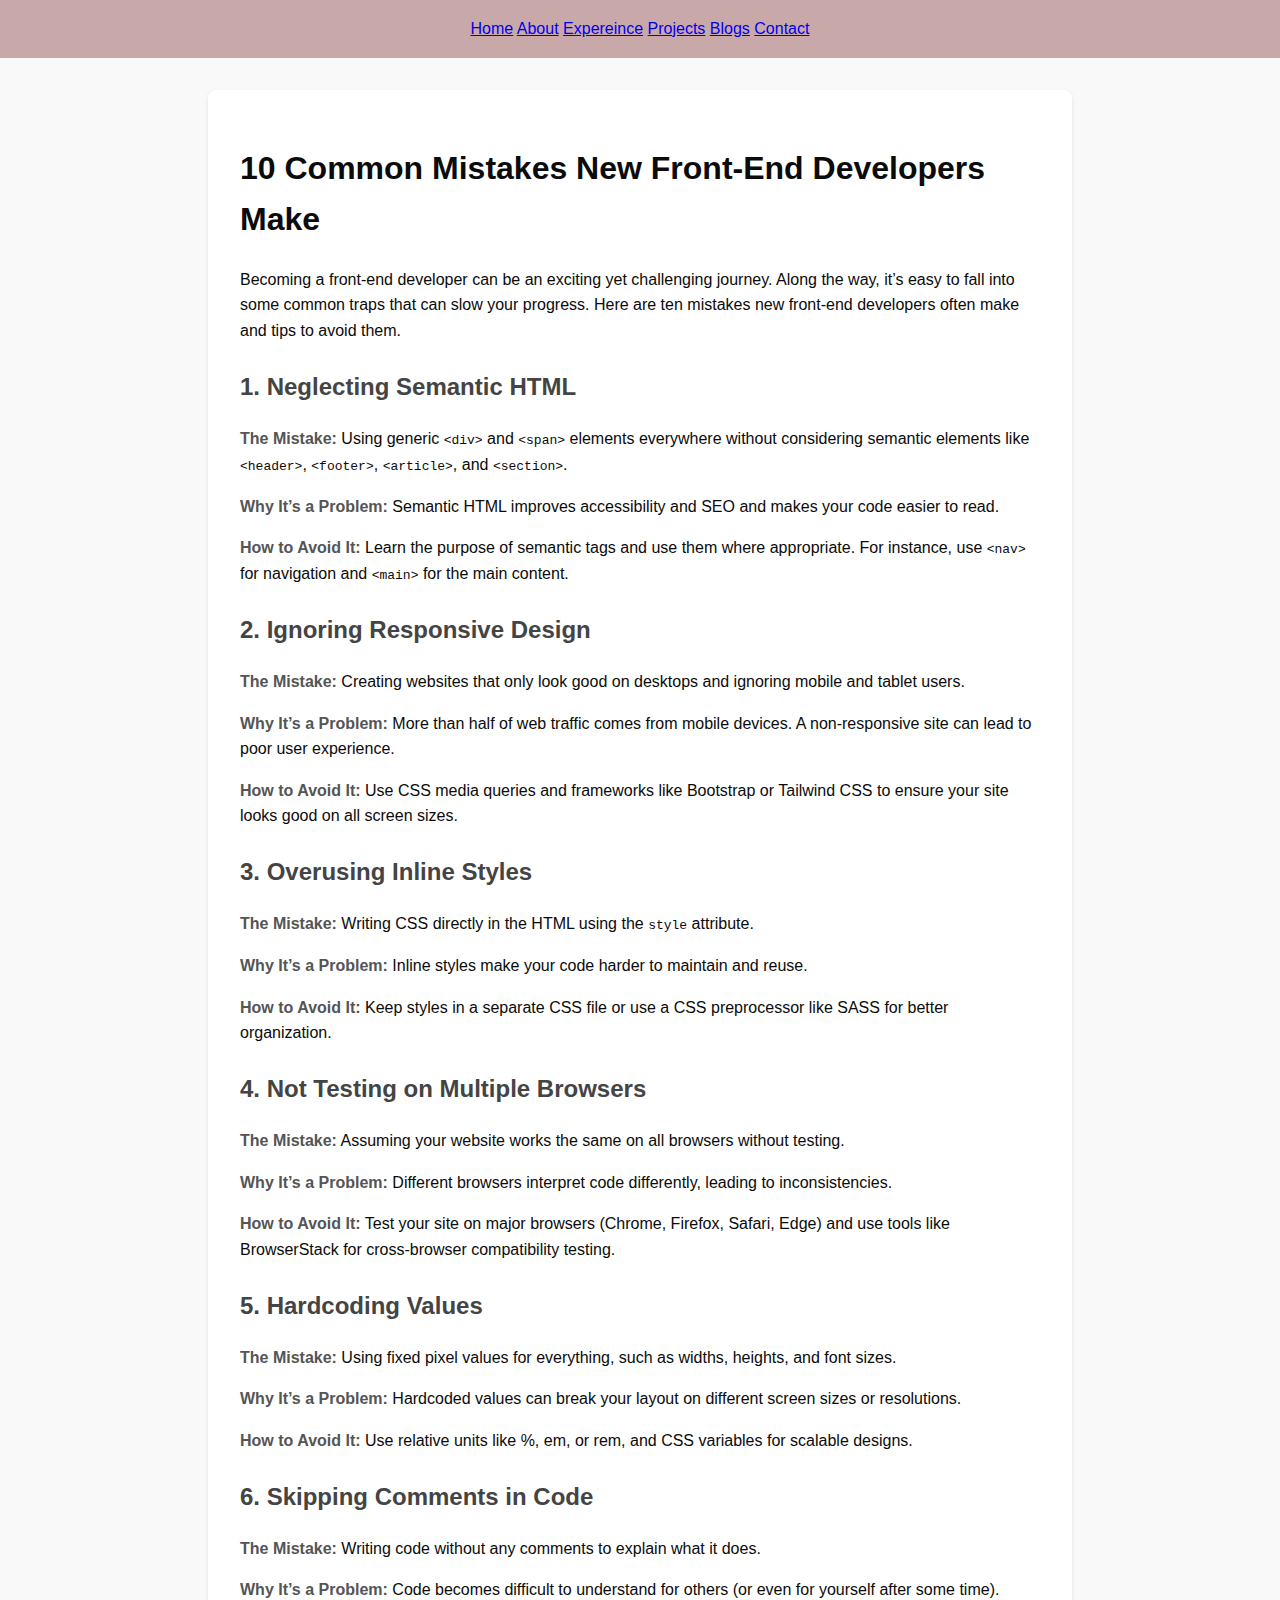
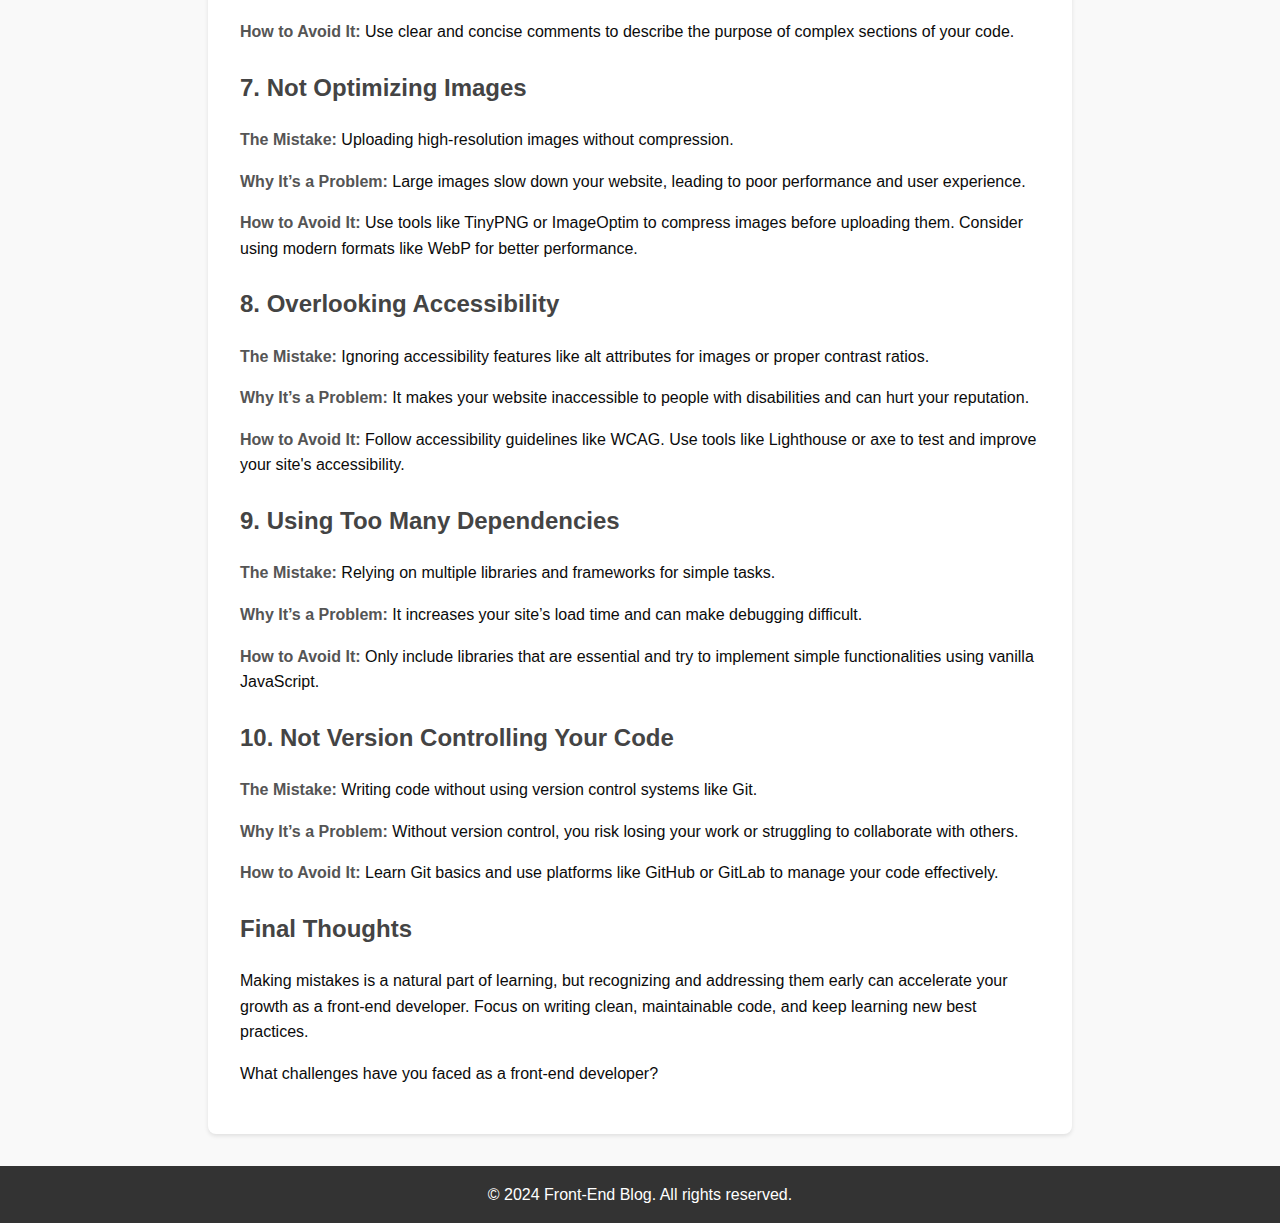
<file: blog2.html>
<!DOCTYPE html>
<html lang="en">
<head>
    <meta charset="UTF-8">
    <meta name="viewport" content="width=device-width, initial-scale=1.0">
    <title>10 Common Mistakes New Front-End Developers Make</title>
    <style>
    body {
            font-family: Arial, sans-serif;
            line-height: 1.6;
            margin: 0;
            padding: 0;
            background-color: #f9f9f9;
            color: #0b0b0b;
        }

        header {
            background: #c8a8a8;
            color: #fff;
            padding: 1rem 0;
            text-align: center;
    
        }
        header h1 {
            margin: 0;
        }

        main {
            max-width: 800px;
            margin: 2rem auto;
            padding: 0 1rem;
            background: #fff;
            box-shadow: 0 2px 4px rgba(9, 10, 11, 0.1);
            padding: 2rem;
            border-radius: 8px;
        }

        h2 {
            color: #444;
            margin-top: 1.5rem;
        }

        p {
            margin: 1rem 0;
        }

        strong {
            color: #555;
        }

        footer {
            text-align: center;
            background: #333;
            color: #fff;
            padding: 1rem 0;
            margin-top: 2rem;
        }

        footer p {
            margin: 0;
        }
    </style>

    </head>
    <body>
        <header>
            <nav>
                <a href="home.html">Home</a>
                <a href="about.html">About</a>
                <a href="experience.html">Expereince</a>
                <a href="projects.html">Projects</a>
                <a href="blogs.html">Blogs</a>
                <a href="contact.html">Contact</a>
            </nav>
        </header>
         
    
</head>
<body>

    <main>
        <h1>10 Common Mistakes New Front-End Developers Make</h1>

        <p>
            Becoming a front-end developer can be an exciting yet challenging journey. Along the way, it’s easy to fall into some common traps that can slow your progress. Here are ten mistakes new front-end developers often make and tips to avoid them.
        </p>

        <h2>1. Neglecting Semantic HTML</h2>
        <p><strong>The Mistake:</strong> Using generic <code>&lt;div&gt;</code> and <code>&lt;span&gt;</code> elements everywhere without considering semantic elements like <code>&lt;header&gt;</code>, <code>&lt;footer&gt;</code>, <code>&lt;article&gt;</code>, and <code>&lt;section&gt;</code>.</p>
        <p><strong>Why It’s a Problem:</strong> Semantic HTML improves accessibility and SEO and makes your code easier to read.</p>
        <p><strong>How to Avoid It:</strong> Learn the purpose of semantic tags and use them where appropriate. For instance, use <code>&lt;nav&gt;</code> for navigation and <code>&lt;main&gt;</code> for the main content.</p>

        <h2>2. Ignoring Responsive Design</h2>
        <p><strong>The Mistake:</strong> Creating websites that only look good on desktops and ignoring mobile and tablet users.</p>
        <p><strong>Why It’s a Problem:</strong> More than half of web traffic comes from mobile devices. A non-responsive site can lead to poor user experience.</p>
        <p><strong>How to Avoid It:</strong> Use CSS media queries and frameworks like Bootstrap or Tailwind CSS to ensure your site looks good on all screen sizes.</p>

        <h2>3. Overusing Inline Styles</h2>
        <p><strong>The Mistake:</strong> Writing CSS directly in the HTML using the <code>style</code> attribute.</p>
        <p><strong>Why It’s a Problem:</strong> Inline styles make your code harder to maintain and reuse.</p>
        <p><strong>How to Avoid It:</strong> Keep styles in a separate CSS file or use a CSS preprocessor like SASS for better organization.</p>

        <h2>4. Not Testing on Multiple Browsers</h2>
        <p><strong>The Mistake:</strong> Assuming your website works the same on all browsers without testing.</p>
        <p><strong>Why It’s a Problem:</strong> Different browsers interpret code differently, leading to inconsistencies.</p>
        <p><strong>How to Avoid It:</strong> Test your site on major browsers (Chrome, Firefox, Safari, Edge) and use tools like BrowserStack for cross-browser compatibility testing.</p>

        <h2>5. Hardcoding Values</h2>
        <p><strong>The Mistake:</strong> Using fixed pixel values for everything, such as widths, heights, and font sizes.</p>
        <p><strong>Why It’s a Problem:</strong> Hardcoded values can break your layout on different screen sizes or resolutions.</p>
        <p><strong>How to Avoid It:</strong> Use relative units like %, em, or rem, and CSS variables for scalable designs.</p>

        <h2>6. Skipping Comments in Code</h2>
        <p><strong>The Mistake:</strong> Writing code without any comments to explain what it does.</p>
        <p><strong>Why It’s a Problem:</strong> Code becomes difficult to understand for others (or even for yourself after some time).</p>
        <p><strong>How to Avoid It:</strong> Use clear and concise comments to describe the purpose of complex sections of your code.</p>

        <h2>7. Not Optimizing Images</h2>
        <p><strong>The Mistake:</strong> Uploading high-resolution images without compression.</p>
        <p><strong>Why It’s a Problem:</strong> Large images slow down your website, leading to poor performance and user experience.</p>
        <p><strong>How to Avoid It:</strong> Use tools like TinyPNG or ImageOptim to compress images before uploading them. Consider using modern formats like WebP for better performance.</p>

        <h2>8. Overlooking Accessibility</h2>
        <p><strong>The Mistake:</strong> Ignoring accessibility features like alt attributes for images or proper contrast ratios.</p>
        <p><strong>Why It’s a Problem:</strong> It makes your website inaccessible to people with disabilities and can hurt your reputation.</p>
        <p><strong>How to Avoid It:</strong> Follow accessibility guidelines like WCAG. Use tools like Lighthouse or axe to test and improve your site's accessibility.</p>

        <h2>9. Using Too Many Dependencies</h2>
        <p><strong>The Mistake:</strong> Relying on multiple libraries and frameworks for simple tasks.</p>
        <p><strong>Why It’s a Problem:</strong> It increases your site’s load time and can make debugging difficult.</p>
        <p><strong>How to Avoid It:</strong> Only include libraries that are essential and try to implement simple functionalities using vanilla JavaScript.</p>

        <h2>10. Not Version Controlling Your Code</h2>
        <p><strong>The Mistake:</strong> Writing code without using version control systems like Git.</p>
        <p><strong>Why It’s a Problem:</strong> Without version control, you risk losing your work or struggling to collaborate with others.</p>
        <p><strong>How to Avoid It:</strong> Learn Git basics and use platforms like GitHub or GitLab to manage your code effectively.</p>

        <h2>Final Thoughts</h2>
        <p>
            Making mistakes is a natural part of learning, but recognizing and addressing them early can accelerate your growth as a front-end developer. Focus on writing clean, maintainable code, and keep learning new best practices.
        </p>
        <p>What challenges have you faced as a front-end developer?</p>
    </main>

    <footer>
        <p>&copy; 2024 Front-End Blog. All rights reserved.</p>
    </footer>
</body>
</html>
</file>
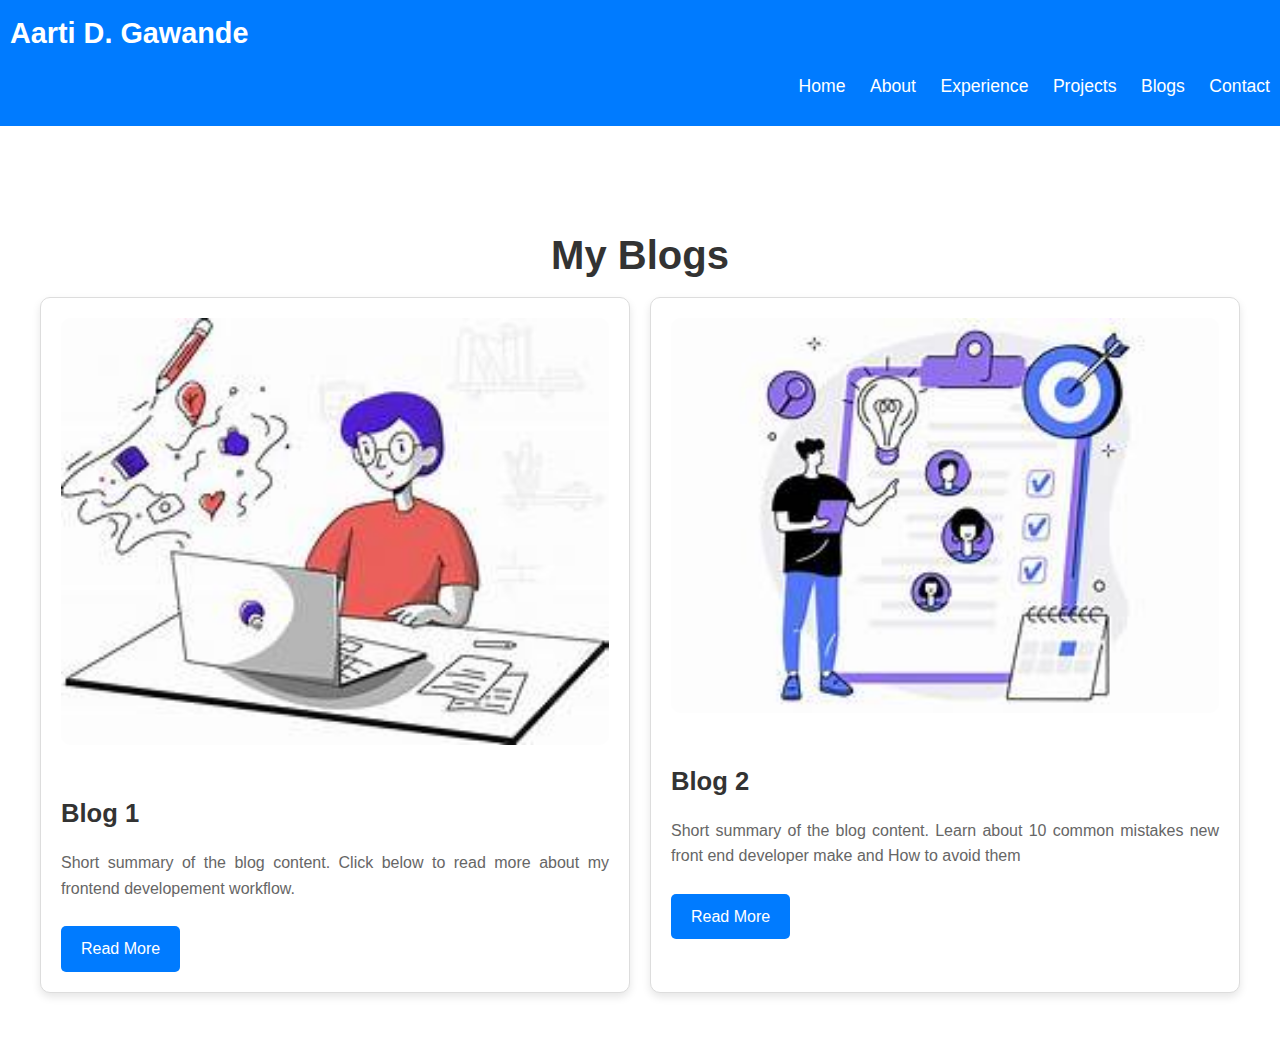
<file: blogs.html>
<!-- Blogs Page -->
<!DOCTYPE html>
<html lang="en">
<head>
    <meta charset="UTF-8">
    <meta name="viewport" content="width=device-width, initial-scale=1.0">
    <title>Blogs - Aarti D. Gawande</title>
    <link rel="stylesheet" href="styles.css">
</head>
<body>
    <nav>
        <div class="logo">Aarti D. Gawande</div>
        <ul class="nav-links">
            <li><a href="home.html">Home</a></li>
            <li><a href="about.html">About</a></li>
            <li><a href="experience.html">Experience</a></li>
            <li><a href="projects.html">Projects</a></li>
            <li><a href="blogs.html">Blogs</a></li>
            <li><a href="contact.html">Contact</a></li>
        </ul>
    </nav>
    <section id="blogs">
        <div class="container">
            <h1 class="section-title">My Blogs</h1>
            <div class="blogs-grid">
                <div class="blog-card">
                    <img src="self.jpg" alt="Blog 1">
                    <h3>Blog 1</h3>
                    <p>Short summary of the blog content. Click below to read more about my frontend developement workflow.</p>
                    <a href="frontend_workflow.html" class="btn">Read More</a>
                </div>
                <div class="blog-card">
                    <img src="mistaks.jpg" alt="Blog 2">
                    <h3>Blog 2</h3>
                    <p>Short summary of the blog content. Learn about 10 common mistakes new front end developer make and How to avoid them </p>
                    <a href="blog2.html" class="btn">Read More</a>
                </div>
            </div>
        </div>
    </section>
</body>
</html>
</file>
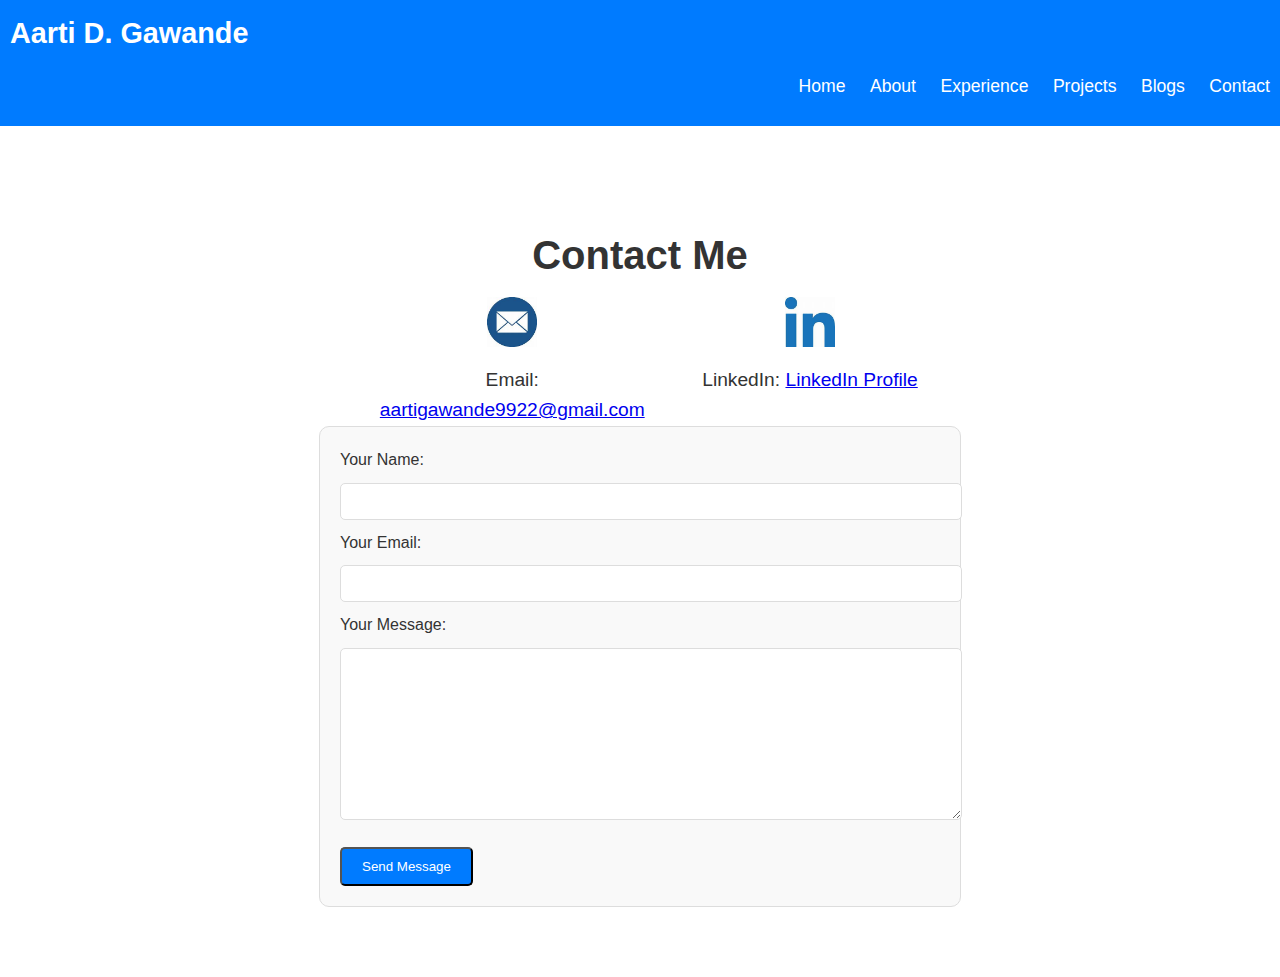
<file: contact.html>
<!DOCTYPE html>
<html lang="en">
<head>
    <meta charset="UTF-8">
    <meta name="viewport" content="width=device-width, initial-scale=1.0">
    <title>Contact Me - Aarti D. Gawande</title>
    <link rel="stylesheet" href="styles.css">
    <style>
        #success-message {
            display: none;
            color: blue;
            margin-top: 10px;
        }
    </style>
</head>
<body>
    <nav>
        <div class="logo">Aarti D. Gawande</div>
        <ul class="nav-links">
            <li><a href="home.html">Home</a></li>
            <li><a href="about.html">About</a></li>
            <li><a href="experience.html">Experience</a></li>
            <li><a href="projects.html">Projects</a></li>
            <li><a href="blogs.html">Blogs</a></li>
            <li><a href="contact.html">Contact</a></li>
        </ul>
    </nav>
    <section id="contact">
        <div class="container">
            <h1 class="section-title">Contact Me</h1>
            <div class="contact-layout">
                <div class="contact-method">
                    <img src="email.png" alt="Email Icon">
                    <p>Email: <a href="mailto:aartigawande9922@gmail.com">aartigawande9922@gmail.com</a></p>
                </div>
                <div class="contact-method">
                    <img src="linkedin.png" alt="LinkedIn Icon">
                    <p>LinkedIn: <a href="https://www.linkedin.com/in/aarti-gawande-15417533a?utm_source=share&utm_campaign=share_via&utm_content=profile&utm_medium=android_app" target="_blank">LinkedIn Profile</a></p>
                </div>
            </div>
            <!-- Contact Form -->
            <form id="contact-form">
                <label for="name">Your Name:</label>
                <input type="text" id="name" name="name" required>
                
                <label for="email">Your Email:</label>
                <input type="email" id="email" name="email" required>
                
                <label for="message">Your Message:</label>
                <textarea id="message" name="message" required></textarea>
                
                <button type="submit" class="btn">Send Message</button>

                <p id="success-message">Your form is submitted!</p>           
            </form>
        </div>
    </section>
    <script>
        // JavaScript to handle form submission
        const form = document.getElementById('contact-form');
        const successMessage = document.getElementById('success-message');

        form.addEventListener('submit', function(event) {
            event.preventDefault(); // Prevent the default form submission behavior
            successMessage.style.display = 'block'; // Show the success message
            form.reset(); // Clear the form fields
        });
    </script>
</body>
</html>
</file>
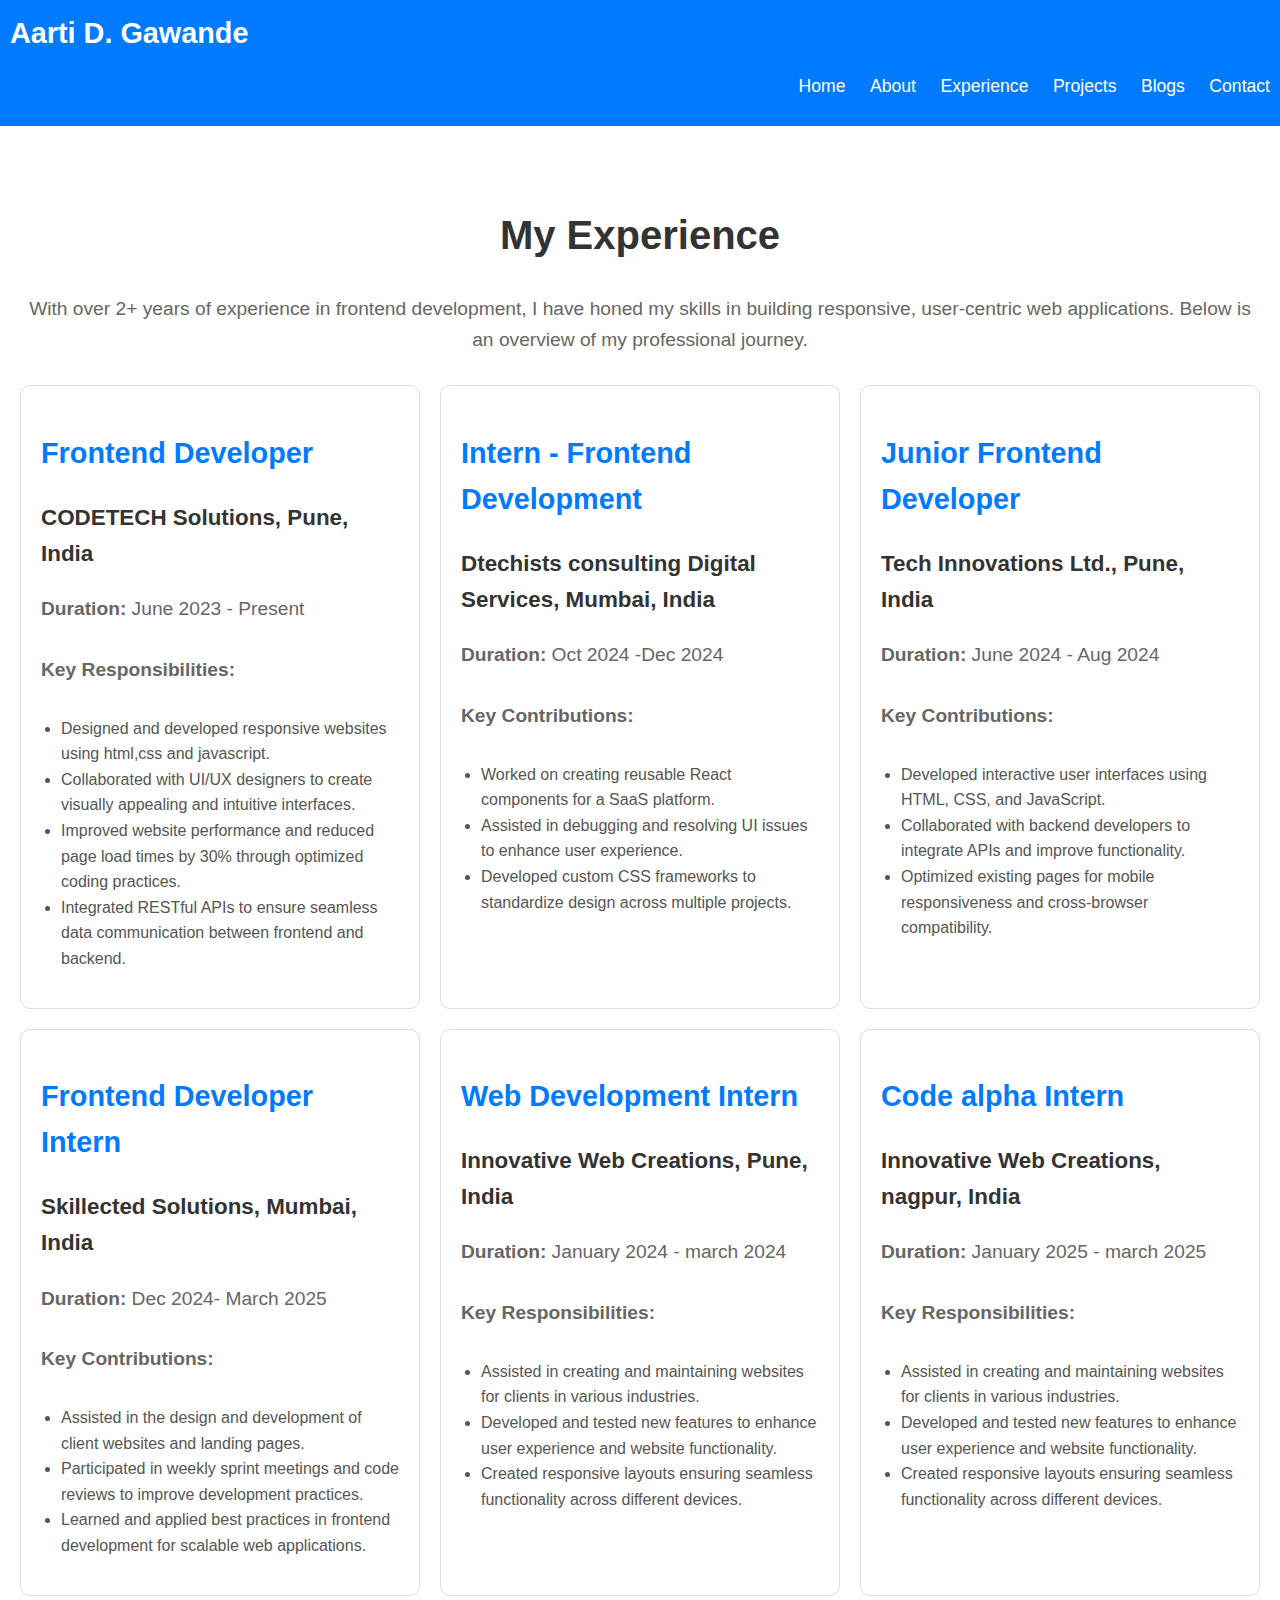
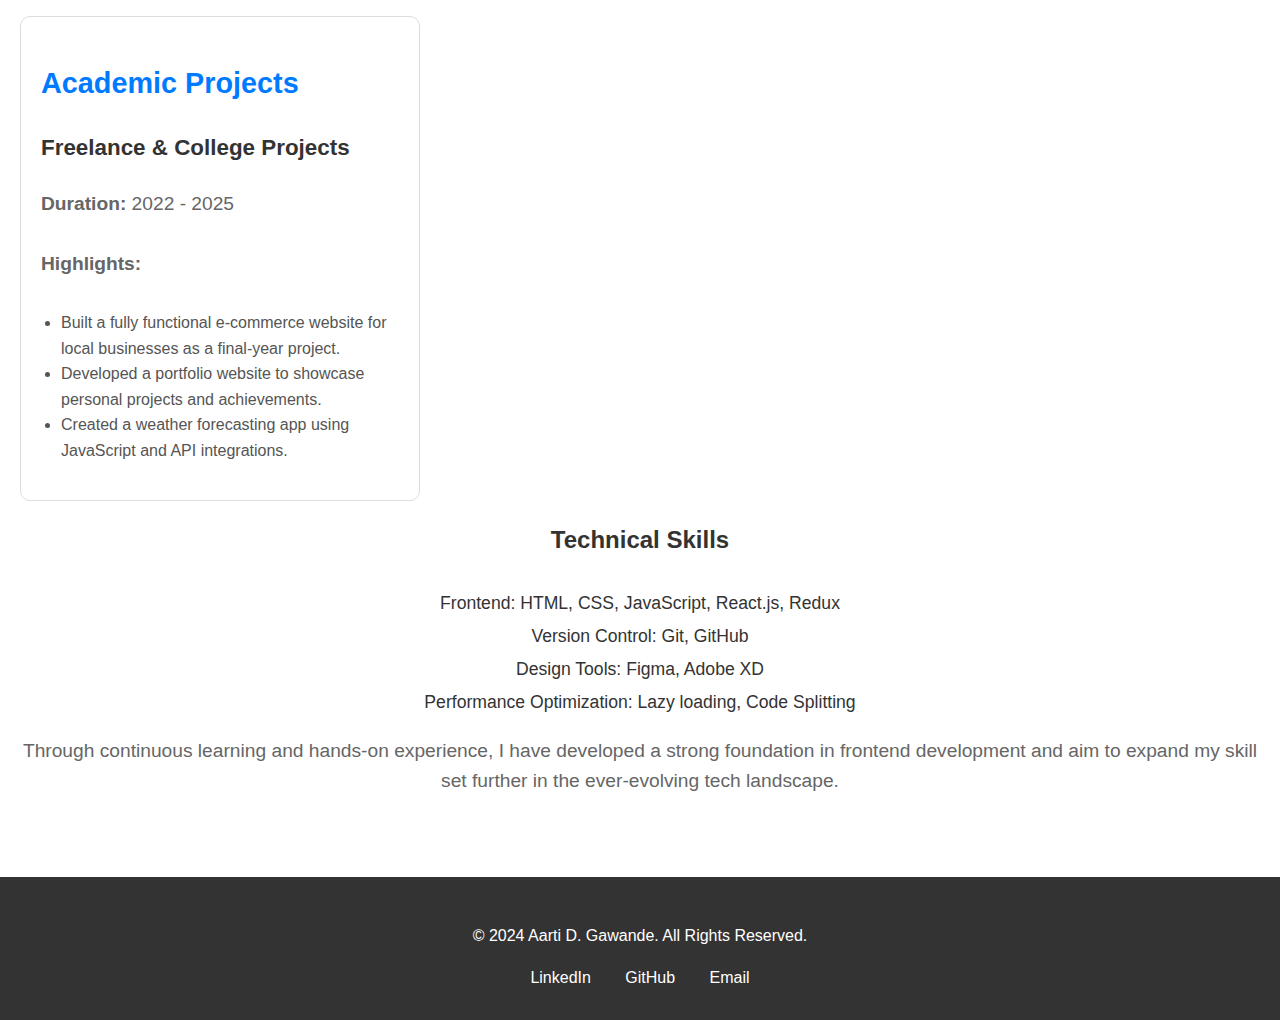
<file: experience.html>
<!DOCTYPE html>
<html lang="en">
<head>
    <meta charset="UTF-8">
    <meta name="viewport" content="width=device-width, initial-scale=1.0">
    <title>My Experience</title>
    <link rel="stylesheet" href="styles.css">
</head>
<body>
    <!-- Navigation -->
    <nav>
        <div class="logo">Aarti D. Gawande</div>
        <ul class="nav-links">
            <li><a href="homme.html">Home</a></li>
            <li><a href="about.html">About</a></li>
            <li><a href="experience.html">Experience</a></li>
            <li><a href="projects.html">Projects</a></li>
            <li><a href="blogs.html">Blogs</a></li>
            <li><a href="contact.html">Contact</a></li>
        </ul>
    </nav>

    <!-- Experience Section -->
    <section id="experience">
        <h1>My Experience</h1>
        <p>With over 2+ years of experience in frontend development, I have honed my skills in building responsive, user-centric web applications. Below is an overview of my professional journey.</p>
        
        <div class="experience-list">
            <!-- Job 1 -->
            <div class="job">
                <h2>Frontend Developer</h2>
                <h3>CODETECH Solutions, Pune, India</h3>
                <p><strong>Duration:</strong> June 2023 - Present</p>
                <p><strong>Key Responsibilities:</strong></p>
                <ul>
                    <li>Designed and developed responsive websites using html,css and javascript.</li>
                    <li>Collaborated with UI/UX designers to create visually appealing and intuitive interfaces.</li>
                    <li>Improved website performance and reduced page load times by 30% through optimized coding practices.</li>
                    <li>Integrated RESTful APIs to ensure seamless data communication between frontend and backend.</li>
                </ul>
            </div>

            <!-- Job 2 -->
            <div class="job">
                <h2>Intern - Frontend Development</h2>
                <h3>Dtechists consulting Digital Services, Mumbai, India</h3>
                <p><strong>Duration:</strong> Oct 2024 -Dec 2024</p>
                <p><strong>Key Contributions:</strong></p>
                <ul>
                    <li>Worked on creating reusable React components for a SaaS platform.</li>
                    <li>Assisted in debugging and resolving UI issues to enhance user experience.</li>
                    <li>Developed custom CSS frameworks to standardize design across multiple projects.</li>
                </ul>
            </div>

            <!-- Job 3 -->
            <div class="job">
                <h2>Junior Frontend Developer</h2>
                <h3>Tech Innovations Ltd., Pune, India</h3>
                <p><strong>Duration:</strong> June 2024 - Aug 2024</p>
                <p><strong>Key Contributions:</strong></p>
                <ul>
                    <li>Developed interactive user interfaces using HTML, CSS, and JavaScript.</li>
                    <li>Collaborated with backend developers to integrate APIs and improve functionality.</li>
                    <li>Optimized existing pages for mobile responsiveness and cross-browser compatibility.</li>
                </ul>
            </div>

            <!-- Job 4 -->
            <div class="job">
                <h2>Frontend Developer Intern</h2>
                <h3>Skillected Solutions, Mumbai, India</h3>
                <p><strong>Duration:</strong> Dec 2024- March 2025</p>
                <p><strong>Key Contributions:</strong></p>
                <ul>
                    <li>Assisted in the design and development of client websites and landing pages.</li>
                    <li>Participated in weekly sprint meetings and code reviews to improve development practices.</li>
                    <li>Learned and applied best practices in frontend development for scalable web applications.</li>
                </ul>
            </div>

            <!-- Job 5 (New Job) -->
            <div class="job">
                <h2>Web Development Intern</h2>
                <h3>Innovative Web Creations, Pune, India</h3>
                <p><strong>Duration:</strong> January 2024 - march 2024</p>
                <p><strong>Key Responsibilities:</strong></p>
                <ul>
                    <li>Assisted in creating and maintaining websites for clients in various industries.</li>
                    <li>Developed and tested new features to enhance user experience and website functionality.</li>
                    <li>Created responsive layouts ensuring seamless functionality across different devices.</li>
                </ul>
            </div>

            <!-- Job 5 (New Job) -->
               <div class="job">
              <h2>Code alpha Intern</h2>
              <h3>Innovative Web Creations, nagpur, India</h3>
              <p><strong>Duration:</strong> January 2025 - march 2025</p>
             <p><strong>Key Responsibilities:</strong></p>
                <ul>
            <li>Assisted in creating and maintaining websites for clients in various industries.</li>
            <li>Developed and tested new features to enhance user experience and website functionality.</li>
            <li>Created responsive layouts ensuring seamless functionality across different devices.</li>
                  </ul>
           </div>            

            <!-- Academic Projects -->
            <div class="job">
                <h2>Academic Projects</h2>
                <h3>Freelance & College Projects</h3>
                <p><strong>Duration:</strong> 2022 - 2025</p>
                <p><strong>Highlights:</strong></p>
                <ul>
                    <li>Built a fully functional e-commerce website for local businesses as a final-year project.</li>
                    <li>Developed a portfolio website to showcase personal projects and achievements.</li>
                    <li>Created a weather forecasting app using JavaScript and API integrations.</li>
                </ul>
            </div>
        </div>

        <h2>Technical Skills</h2>
        <ul class="skills">
            <li>Frontend: HTML, CSS, JavaScript, React.js, Redux</li>
            <li>Version Control: Git, GitHub</li>
            <li>Design Tools: Figma, Adobe XD</li>
            <li>Performance Optimization: Lazy loading, Code Splitting</li>
        </ul>

        <p>Through continuous learning and hands-on experience, I have developed a strong foundation in frontend development and aim to expand my skill set further in the ever-evolving tech landscape.</p>
    </section>

    <!-- Footer -->
    <footer>
        <p>© 2024 Aarti D. Gawande. All Rights Reserved.</p>
        <div class="social-links">
            <a href="https://linkedin.com/in/aarti-d-gawande" target="_blank">LinkedIn</a>
            <a href="https://github.com/aarti-gawande" target="_blank">GitHub</a>
            <a href="mailto:aarti.gawande@example.com">Email</a>
        </div>
    </footer>
</body>
</html>
</file>
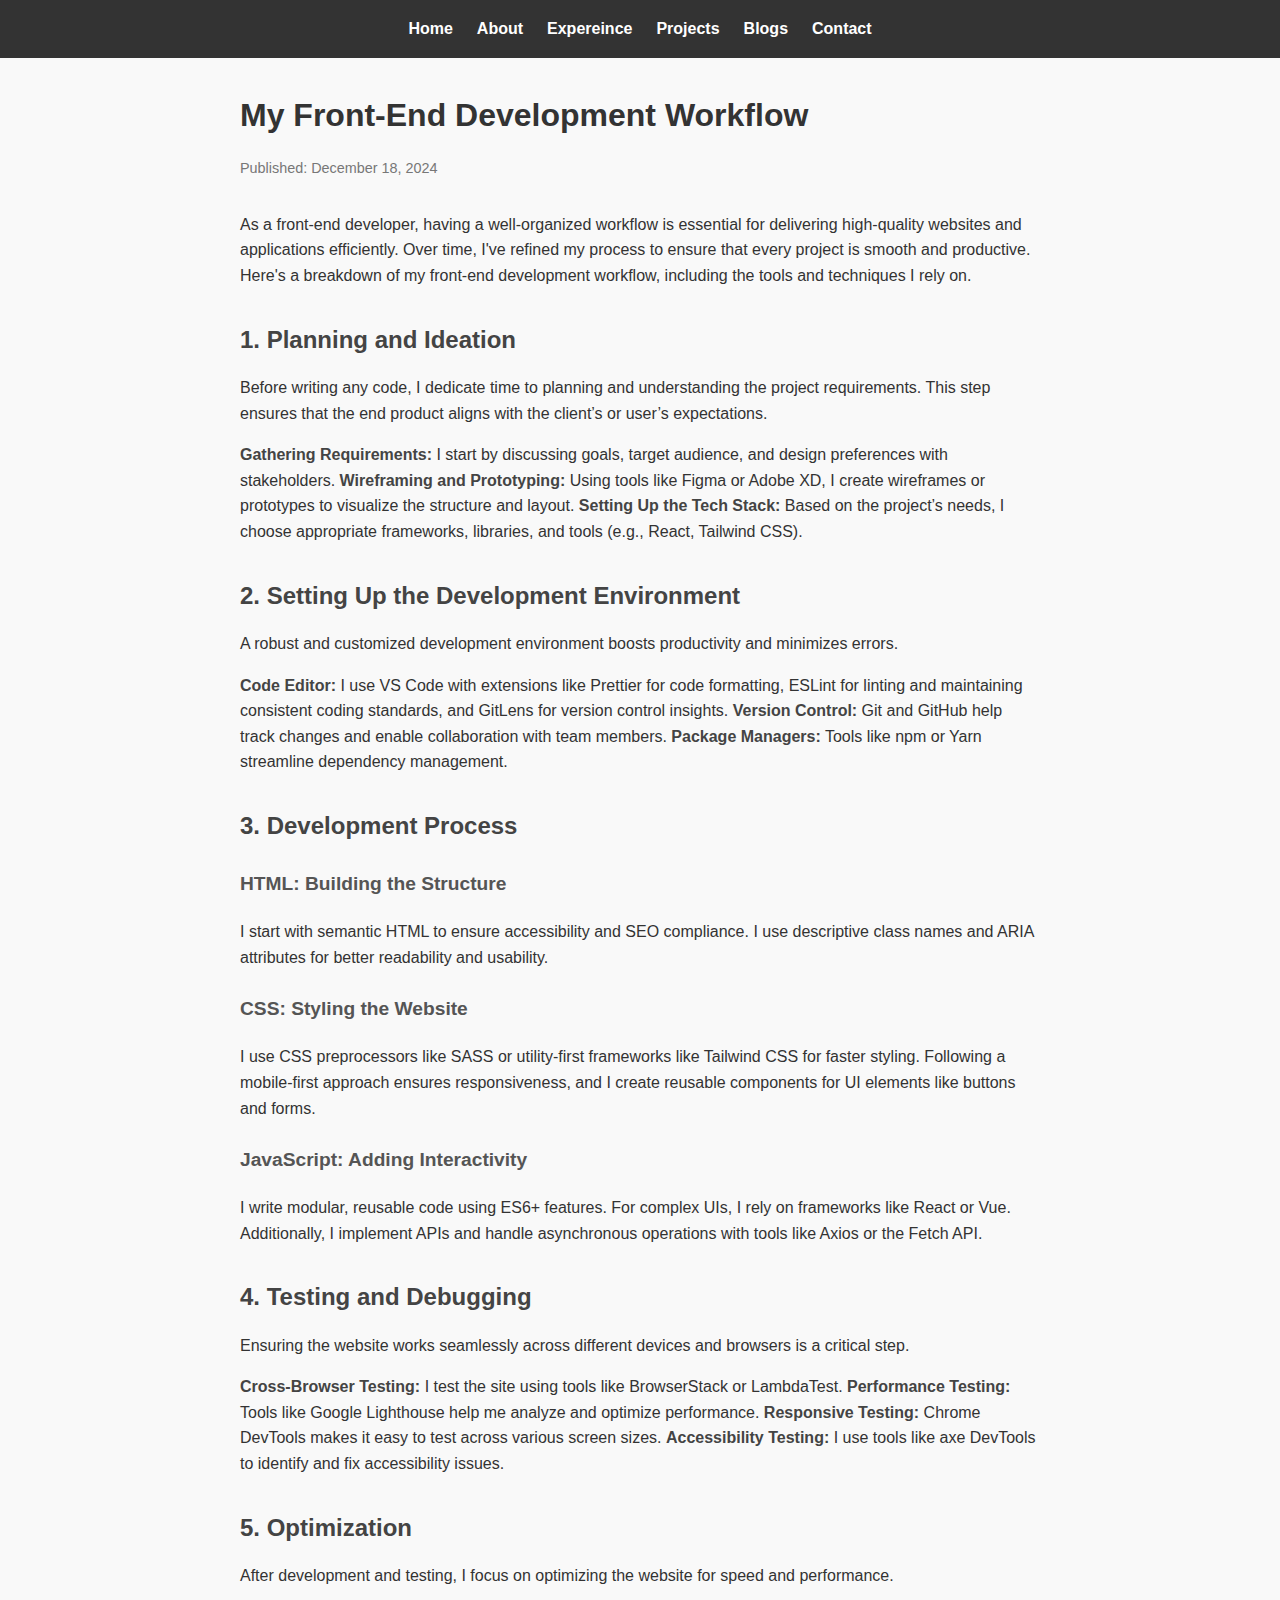
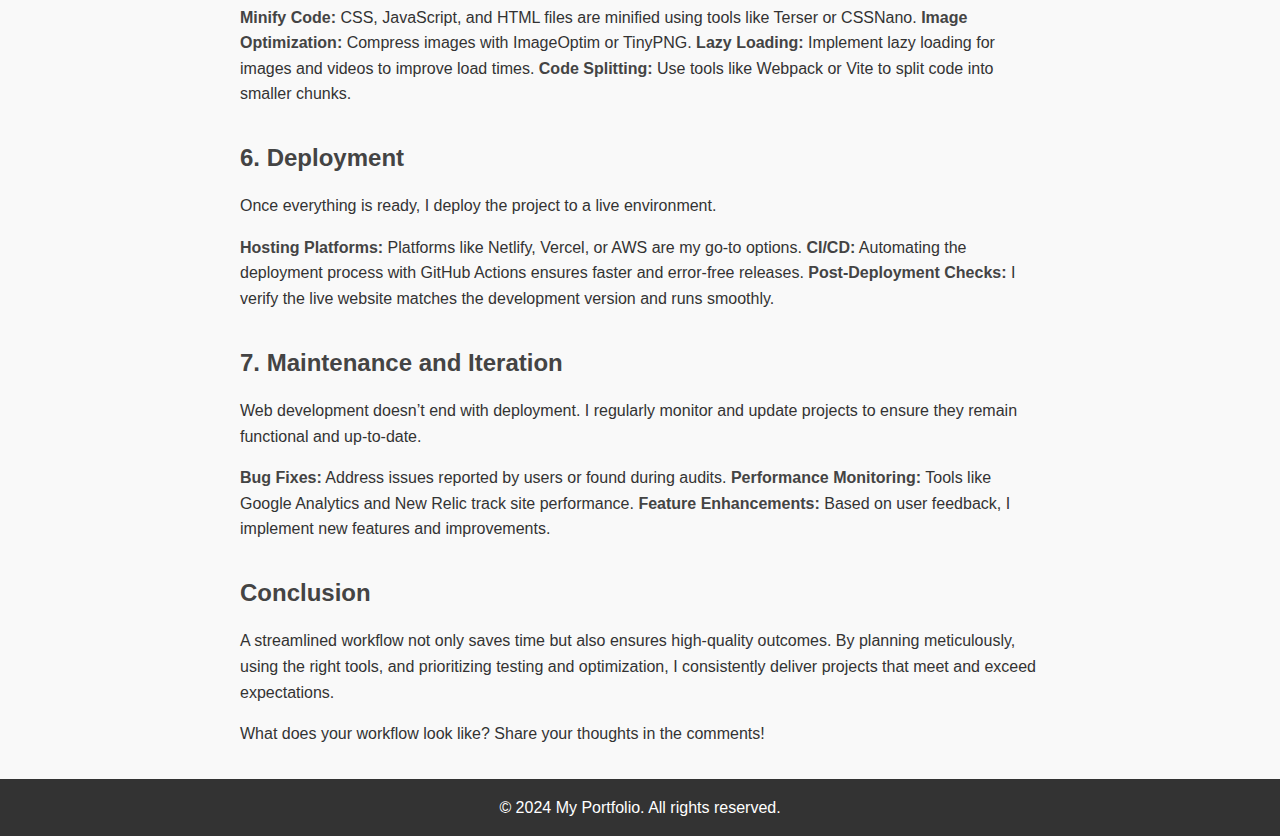
<file: frontend_workflow.html>
<!DOCTYPE html>
<html lang="en">
<head>
    <meta charset="UTF-8">
    <meta name="viewport" content="width=device-width, initial-scale=1.0">
    <title>My Front-End Development Workflow</title>
    <style>
        /* General Styles */
        body {
            font-family: Arial, sans-serif;
            line-height: 1.6;
            margin: 0;
            padding: 0;
            background-color: #f9f9f9;
            color: #333;
        }

        header {
            background: #333;
            color: #fff;
            padding: 1rem 0;
        }

        nav {
            display: flex;
            justify-content: center;
            gap: 1.5rem;
        }

        nav a {
            color: #fff;
            text-decoration: none;
            font-weight: bold;
        }

        nav a:hover {
            text-decoration: underline;
        }

        main {
            max-width: 800px;
            margin: 2rem auto;
            padding: 0 1rem;
        }

        h1 {
            font-size: 2rem;
            margin-bottom: 1rem;
            color: #333;
        }

        .date {
            font-size: 0.9rem;
            color: #777;
            margin-bottom: 2rem;
        }

        article h2 {
            font-size: 1.5rem;
            margin-top: 2rem;
            margin-bottom: 1rem;
            color: #444;
        }

        article h3 {
            font-size: 1.2rem;
            margin-top: 1.5rem;
            color: #555;
        }

        p {
            margin: 1rem 0;
        }

        strong {
            color: #444;
        }

        footer {
            background: #333;
            color: #fff;
            text-align: center;
            padding: 1rem 0;
            margin-top: 2rem;
        }

        footer p {
            margin: 0;
        }
    </style>
</head>
<body>
    <header>
        <nav>
            <a href="home.html">Home</a>
            <a href="about.html">About</a>
            <a href="experience.html">Expereince</a>
            <a href="projects.html">Projects</a>
            <a href="blogs.html">Blogs</a>
            <a href="contact.html">Contact</a>
        </nav>
    </header>

    <main>
        <h1>My Front-End Development Workflow</h1>
        <p class="date">Published: December 18, 2024</p>
        <article>
            <p>
                As a front-end developer, having a well-organized workflow is essential for delivering high-quality websites and applications efficiently. Over time, I've refined my process to ensure that every project is smooth and productive. Here's a breakdown of my front-end development workflow, including the tools and techniques I rely on.
            </p>

            <h2>1. Planning and Ideation</h2>
            <p>
                Before writing any code, I dedicate time to planning and understanding the project requirements. This step ensures that the end product aligns with the client’s or user’s expectations.
            </p>
            <p>
                <strong>Gathering Requirements:</strong> I start by discussing goals, target audience, and design preferences with stakeholders.  
                <strong>Wireframing and Prototyping:</strong> Using tools like Figma or Adobe XD, I create wireframes or prototypes to visualize the structure and layout.  
                <strong>Setting Up the Tech Stack:</strong> Based on the project’s needs, I choose appropriate frameworks, libraries, and tools (e.g., React, Tailwind CSS).
            </p>

            <h2>2. Setting Up the Development Environment</h2>
            <p>
                A robust and customized development environment boosts productivity and minimizes errors.  
            </p>
            <p>
                <strong>Code Editor:</strong> I use VS Code with extensions like Prettier for code formatting, ESLint for linting and maintaining consistent coding standards, and GitLens for version control insights.  
                <strong>Version Control:</strong> Git and GitHub help track changes and enable collaboration with team members.  
                <strong>Package Managers:</strong> Tools like npm or Yarn streamline dependency management.
            </p>

            <h2>3. Development Process</h2>
            <h3>HTML: Building the Structure</h3>
            <p>
                I start with semantic HTML to ensure accessibility and SEO compliance. I use descriptive class names and ARIA attributes for better readability and usability.
            </p>

            <h3>CSS: Styling the Website</h3>
            <p>
                I use CSS preprocessors like SASS or utility-first frameworks like Tailwind CSS for faster styling. Following a mobile-first approach ensures responsiveness, and I create reusable components for UI elements like buttons and forms.
            </p>

            <h3>JavaScript: Adding Interactivity</h3>
            <p>
                I write modular, reusable code using ES6+ features. For complex UIs, I rely on frameworks like React or Vue. Additionally, I implement APIs and handle asynchronous operations with tools like Axios or the Fetch API.
            </p>

            <h2>4. Testing and Debugging</h2>
            <p>
                Ensuring the website works seamlessly across different devices and browsers is a critical step.  
            </p>
            <p>
                <strong>Cross-Browser Testing:</strong> I test the site using tools like BrowserStack or LambdaTest.  
                <strong>Performance Testing:</strong> Tools like Google Lighthouse help me analyze and optimize performance.  
                <strong>Responsive Testing:</strong> Chrome DevTools makes it easy to test across various screen sizes.  
                <strong>Accessibility Testing:</strong> I use tools like axe DevTools to identify and fix accessibility issues.
            </p>

            <h2>5. Optimization</h2>
            <p>
                After development and testing, I focus on optimizing the website for speed and performance.  
            </p>
            <p>
                <strong>Minify Code:</strong> CSS, JavaScript, and HTML files are minified using tools like Terser or CSSNano.  
                <strong>Image Optimization:</strong> Compress images with ImageOptim or TinyPNG.  
                <strong>Lazy Loading:</strong> Implement lazy loading for images and videos to improve load times.  
                <strong>Code Splitting:</strong> Use tools like Webpack or Vite to split code into smaller chunks.
            </p>

            <h2>6. Deployment</h2>
            <p>
                Once everything is ready, I deploy the project to a live environment.  
            </p>
            <p>
                <strong>Hosting Platforms:</strong> Platforms like Netlify, Vercel, or AWS are my go-to options.  
                <strong>CI/CD:</strong> Automating the deployment process with GitHub Actions ensures faster and error-free releases.  
                <strong>Post-Deployment Checks:</strong> I verify the live website matches the development version and runs smoothly.
            </p>

            <h2>7. Maintenance and Iteration</h2>
            <p>
                Web development doesn’t end with deployment. I regularly monitor and update projects to ensure they remain functional and up-to-date.  
            </p>
            <p>
                <strong>Bug Fixes:</strong> Address issues reported by users or found during audits.  
                <strong>Performance Monitoring:</strong> Tools like Google Analytics and New Relic track site performance.  
                <strong>Feature Enhancements:</strong> Based on user feedback, I implement new features and improvements.
            </p>

            <h2>Conclusion</h2>
            <p>
                A streamlined workflow not only saves time but also ensures high-quality outcomes. By planning meticulously, using the right tools, and prioritizing testing and optimization, I consistently deliver projects that meet and exceed expectations.
            </p>
            <p>What does your workflow look like? Share your thoughts in the comments!</p>
        </article>
    </main>

    <footer>
        <p>&copy; 2024 My Portfolio. All rights reserved.</p>
    </footer>
</body>
</html>
</file>
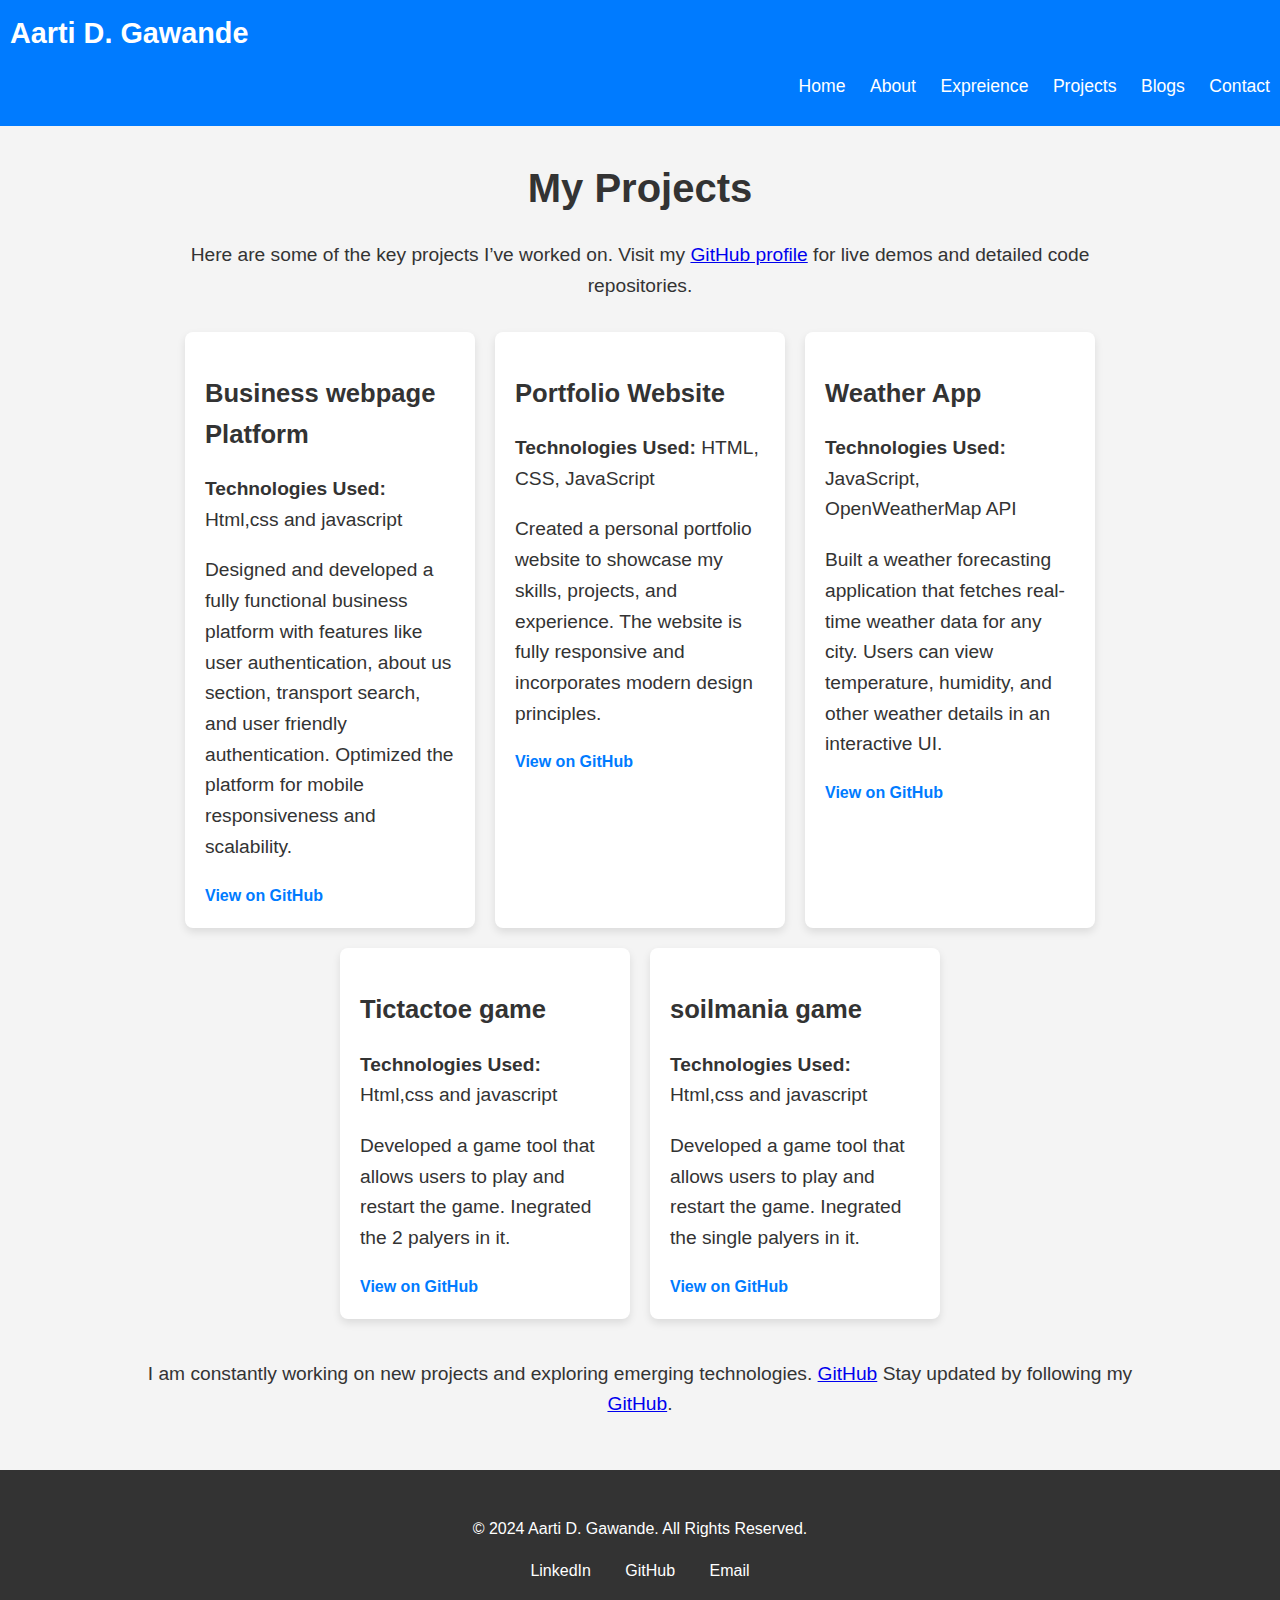
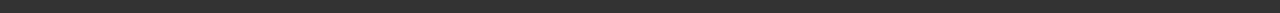
<file: projects.html>
<!DOCTYPE html>
<html lang="en">
<head>
    <meta charset="UTF-8">
    <meta name="viewport" content="width=device-width, initial-scale=1.0">
    <title>My Projects</title>
    <link rel="stylesheet" href="styles.css">
</head>
<body>
    <!-- Navigation -->
    <nav>
        <div class="logo">Aarti D. Gawande</div>
        <ul class="nav-links">
            <li><a href="home.html">Home</a></li>
            <li><a href="about.html">About</a></li>
            <li><a href="experience.html">Expreience</a></li>
            <li><a href="projects.html">Projects</a></li>
            <li><a href="blogs.html">Blogs</a></li>
            <li><a href="contact.html">Contact</a></li>
        </ul>
    </nav>

    <!-- Projects Section -->
    <section id="projects">
        <h1>My Projects</h1>
        <p>Here are some of the key projects I’ve worked on. Visit my <a href="https://github.com/aarti-creator9798" target="_blank">GitHub profile</a> for live demos and detailed code repositories.</p>

        <div class="project-list">
            <!-- Project 1 -->
            <div class="project">
                <h2>Business webpage Platform</h2>
                <p><strong>Technologies Used:</strong> Html,css and javascript
                <p>
                    Designed and developed a fully functional business platform with features like user authentication, 
                    about us section, transport search, and user friendly authentication. 
                    Optimized the platform for mobile responsiveness and scalability.
                </p>
                <a href="https://github.com/aarti-creator9798/Business-webpage..git" target="_blank">View on GitHub</a>
            </div>

            <!-- Project 2 -->
            <div class="project">
                <h2>Portfolio Website</h2>
                <p><strong>Technologies Used:</strong> HTML, CSS, JavaScript</p>
                <p>
                    Created a personal portfolio website to showcase my skills, projects, and experience. 
                    The website is fully responsive and incorporates modern design principles.
                </p>
                <a href="https://github.com/aarti-creator9798/portfolio-website" target="_blank">View on GitHub</a>
            </div>

            <!-- Project 3 -->
            <div class="project">
                <h2>Weather App</h2>
                <p><strong>Technologies Used:</strong> JavaScript, OpenWeatherMap API</p>
                <p>
                    Built a weather forecasting application that fetches real-time weather data for any city. 
                    Users can view temperature, humidity, and other weather details in an interactive UI.
                </p>
                <a href="https://github.com/aarti-creator9798/Weather-applicaton.git" target="_blank">View on GitHub</a>
            </div>

            <!-- Project 4 -->
            <div class="project">
                <h2>Tictactoe game</h2>
                <p><strong>Technologies Used:</strong> Html,css and javascript</p>
                <p>
                    Developed a game tool that allows users to play and restart the game. 
                    Inegrated the 2 palyers in it.                </p>
                <a href="https://github.com/aarti-creator9798/tictactoe-game" target="_blank">View on GitHub</a>
            </div>
        
          <!-- Project 5 -->
            <div class="project">
                        <h2>soilmania game</h2>
                        <p><strong>Technologies Used:</strong> Html,css and javascript</p>
                        <p>
                            Developed a game tool that allows users to play and restart the game. 
                            Inegrated the single palyers in it.                </p>
                        <a href="https://github.com/aarti-creator9798/Soilmania" target="_blank">View on GitHub</a>
                    </div>
                
        

        <!-- Additional Note -->
        <p>
            I am constantly working on new projects and exploring emerging technologies. 
            <a href="https://github.com/aarti-creator9798" target="_blank">GitHub</a>
            Stay updated by following my <a href="https://github.com/aarti-creator9798" target="_blank">GitHub</a>.
        </p>
    </section>

    <!-- Footer -->
    <footer>
        <p>© 2024 Aarti D. Gawande. All Rights Reserved.</p>
        <div class="social-links">
            <a href="https://www.linkedin.com/in/aarti-gawande-15417533a?utm_source=share&utm_campaign=share_via&utm_content=profile&utm_medium=android_app" target="_blank">LinkedIn</a>
            <a href="https://github.com/aarti-creator9798" target="_blank">GitHub</a>
            <a href="aartigawande9922@gmail.com">Email</a>
        </div>
    </footer>
</body>
</html>
</file>
<file: styles.css>
/* Global Styles */
body {
  font-family: Arial, sans-serif;
  line-height: 1.6;
  margin: 0;
  padding: 0;
  background: #f4f4f4;
  color: #333;
}

.container {
  max-width: 1200px;
  margin: 0 auto;
  padding: 20px;
}

/* Navigation */
nav {
  background: #007bff;
  padding: 10px;
  color: white;
}

nav .logo {
  font-size: 1.8rem;
  font-weight: bold;
  color: white;
  display: inline-block;
}

nav ul {
  list-style: none;
  padding: 0;
  text-align: right;
}

nav ul li {
  display: inline;
  margin-left: 20px;
}

nav ul li a {
  color: white;
  text-decoration: none;
  font-size: 1.1rem;
}

nav ul li a:hover {
  text-decoration: underline;
}

/* Hero Section */
.hero {
  display: flex;
  align-items: center;
  justify-content: space-between;
  background: #282c34;
  color: white;
  padding: 50px 20px;
}

.hero .hero-content {
  max-width: 50%;
}

.hero h1 {
  font-size: 3rem;
}

.hero p {
  font-size: 1.2rem;
}

.hero-image img {
  width: 300px;
  height: auto;
  border-radius: 10px;
}

/* Button Styles */
.btn, .btn-secondary {
  display: inline-block;
  padding: 10px 20px;
  background: #007bff;
  color: white;
  text-decoration: none;
  border-radius: 5px;
  margin-top: 10px;
}

.btn:hover, .btn-secondary:hover {
  background: #0056b3;
}

.btn-secondary {
  background: #555;
}

/* Section Styles */
.section {
  padding: 50px 20px;
  background: #f9f9f9;
}

.section-title {
  text-align: center;
  font-size: 2.5rem;
  margin-bottom: 10px;
  color: #333;
}

.section-description {
  text-align: center;
  margin-bottom: 30px;
  color: #666;
}

/* Grid Layout */
.about-layout, .experience-grid, .projects-grid, .blogs-grid, .contact-layout {
  display: grid;
  gap: 20px;
}

.about-layout {
  grid-template-columns: 1fr 2fr;
}

.experience-grid {
  grid-template-columns: repeat(auto-fit, minmax(300px, 1fr));
}

.projects-grid, .blogs-grid {
  grid-template-columns: repeat(auto-fit, minmax(250px, 1fr));
}

/* Individual Item Cards */
.project-card, .blog-card, .experience-item {
  background: #fff;
  border: 1px solid #ddd;
  padding: 20px;
  border-radius: 10px;
  text-align: center;
}

.project-card img, .blog-card img, .about-image img {
  width: 100%;
  border-radius: 10px;
}

/* Contact Section Layout */
.contact-method img {
  width: 50px;
  margin-bottom: 10px;
}

.contact-method p {
  margin: 0;
  font-size: 1.2rem;
}

/* Form Styles */
form input, form textarea {
  width: 100%;
  padding: 10px;
  margin: 10px 0;
  border: 1px solid #ddd;
  border-radius: 5px;
}

form textarea {
  height: 150px;
}

/* Footer */
footer {
  text-align: center;
  padding: 30px;
  background: #333;
  color: white;
}

/* About Page */
#about {
  background: #fff;
  padding: 50px 0;
}

.about-image img {
  width: 100%;
  max-width: 400px;
  border-radius: 10px;
}

.about-info {
  max-width: 700px;
  padding-left: 20px;
}

.about-info h1 {
  font-size: 2.5rem;
}

.about-info ul {
  list-style: none;
  padding: 0;
}

.about-info ul li {
  font-size: 1.1rem;
  margin: 5px 0;
}
/* Global Styles */
body {
  font-family: Arial, sans-serif;
  line-height: 1.6;
  margin: 0;
  padding: 0;
  background: #f4f4f4;
  color: #333;
}

.container {
  max-width: 1200px;
  margin: 0 auto;
  padding: 20px;
}

/* Navigation */
nav {
  background: #007bff;
  padding: 10px;
  color: white;
}

nav .logo {
  font-size: 1.8rem;
  font-weight: bold;
  color: white;
  display: inline-block;
}

nav ul {
  list-style: none;
  padding: 0;
  text-align: right;
}

nav ul li {
  display: inline;
  margin-left: 20px;
}

nav ul li a {
  color: white;
  text-decoration: none;
  font-size: 1.1rem;
}

nav ul li a:hover {
  text-decoration: underline;
}

/* Experience Section */
#experience {
  background: #fff;
  padding: 50px 20px;
  text-align: center; /* Centers the text */
}

#experience h1 {
  font-size: 2.5rem;
  color: #333;
}

#experience p {
  font-size: 1.2rem;
  color: #666;
  margin-bottom: 30px;
}

.experience-list {
  display: grid;
  gap: 20px;
  grid-template-columns: repeat(auto-fill, minmax(300px, 1fr));
  justify-items: center; /* Centers the grid items */
}

.job {
  background: #fff;
  border: 1px solid #ddd;
  padding: 20px;
  border-radius: 10px;
  max-width: 90%; /* Restrict width */
  text-align: left; /* Aligns the content within the job card to the left */
}

.job h2 {
  font-size: 1.8rem;
  color: #007bff;
}

.job h3 {
  font-size: 1.4rem;
  color: #333;
}

.job p {
  font-size: 1rem;
  color: #666;
}

.job ul {
  list-style: disc;
  padding-left: 20px;
}

.job ul li {
  font-size: 1rem;
  color: #555;
}

/* Technical Skills */
.skills {
  list-style: none;
  padding: 0;
  margin-top: 30px;
}

.skills li {
  font-size: 1.1rem;
  margin: 5px 0;
}

/* Footer */
footer {
  text-align: center;
  padding: 30px;
  background: #333;
  color: white;
}

footer .social-links {
  margin-top: 10px;
}

footer .social-links a {
  color: white;
  text-decoration: none;
  margin: 0 15px;
}

footer .social-links a:hover {
  text-decoration: underline;
}
/* Projects Section */
#projects {
  text-align: center;
  margin: 30px auto;
  max-width: 1000px;
}

#projects h1 {
  font-size: 2.5em;
  margin-bottom: 20px;
}

#projects p {
  font-size: 1.2em;
  margin-bottom: 20px;
}

.project-list {
  display: flex;
  flex-wrap: wrap;
  justify-content: center;
  gap: 20px;
  margin-top: 30px;
}

.project {
  background-color: #fff;
  padding: 20px;
  border-radius: 8px;
  box-shadow: 0 4px 8px rgba(0, 0, 0, 0.1);
  width: 250px;
  text-align: left;
  transition: transform 0.3s ease;
}

.project:hover {
  transform: translateY(-5px);
}

.project h2 {
  font-size: 1.6em;
  margin-bottom: 10px;
}

.project p {
  font-size: 1em;
  margin-bottom: 10px;
}

.project a {
  color: #007bff;
  text-decoration: none;
  font-weight: bold;
}

.project a:hover {
  text-decoration: underline;
}
/* Blogs Page */
#blogs {
  background: #fff;
  padding: 50px 0;
  text-align: center; /* Centers the entire blogs section */
}

.blogs-grid {
  display: grid;
  gap: 20px;
  grid-template-columns: repeat(auto-fit, minmax(250px, 1fr)); /* Responsive grid layout */
  max-width: 1200px;
  margin: 0 auto; /* Centers the grid within the section */
}

.blog-card {
  background: #fff;
  border: 1px solid #ddd;
  padding: 20px;
  border-radius: 10px;
  text-align: left; /* Aligns content inside the card to the left */
  box-shadow: 0 4px 8px rgba(0, 0, 0, 0.1);
  transition: transform 0.3s ease, box-shadow 0.3s ease; /* Smooth hover effects */
}

.blog-card:hover {
  transform: translateY(-5px);
  box-shadow: 0 6px 12px rgba(0, 0, 0, 0.2);
}

.blog-card img {
  width: 100%;
  border-radius: 10px;
  margin-bottom: 15px;
}

.blog-card h3 {
  font-size: 1.6rem;
  color: #333;
  margin-bottom: 10px;
}

.blog-card p {
  color: #666;
  font-size: 1rem;
  margin-bottom: 15px;
  text-align: justify; /* Improves readability for descriptions */
}

.blog-card a {
  display: inline-block;
  background: #007bff;
  color: white;
  padding: 10px 20px;
  border-radius: 5px;
  text-decoration: none;
  font-size: 1rem;
  margin-top: 10px;
}

.blog-card a:hover {
  background: #0056b3;
}

/* Contact Page */
#contact {
  background: #fff;
  padding: 50px 0;
}

.contact-layout {
  display: flex;
  justify-content: center;
  gap: 40px;
  text-align: center;
}

.contact-method {
  max-width: 300px;
}

.contact-method p {
  font-size: 1.2rem;
  color: #333;
}

form {
  max-width: 600px;
  margin: 0 auto;
  background: #f9f9f9;
  padding: 20px;
  border-radius: 10px;
  border: 1px solid #ddd;
}

form input, form textarea {
  width: 100%;
  padding: 10px;
  margin: 10px 0;
  border: 1px solid #ddd;
  border-radius: 5px;
}

form textarea {
  height: 150px;
}

form button {
  background: #007bff;
  color: white;
  padding: 10px 20px;
  border-radius: 5px;
  cursor: pointer;
}

form button:hover {
  background: #0056b3;
}
</file>
